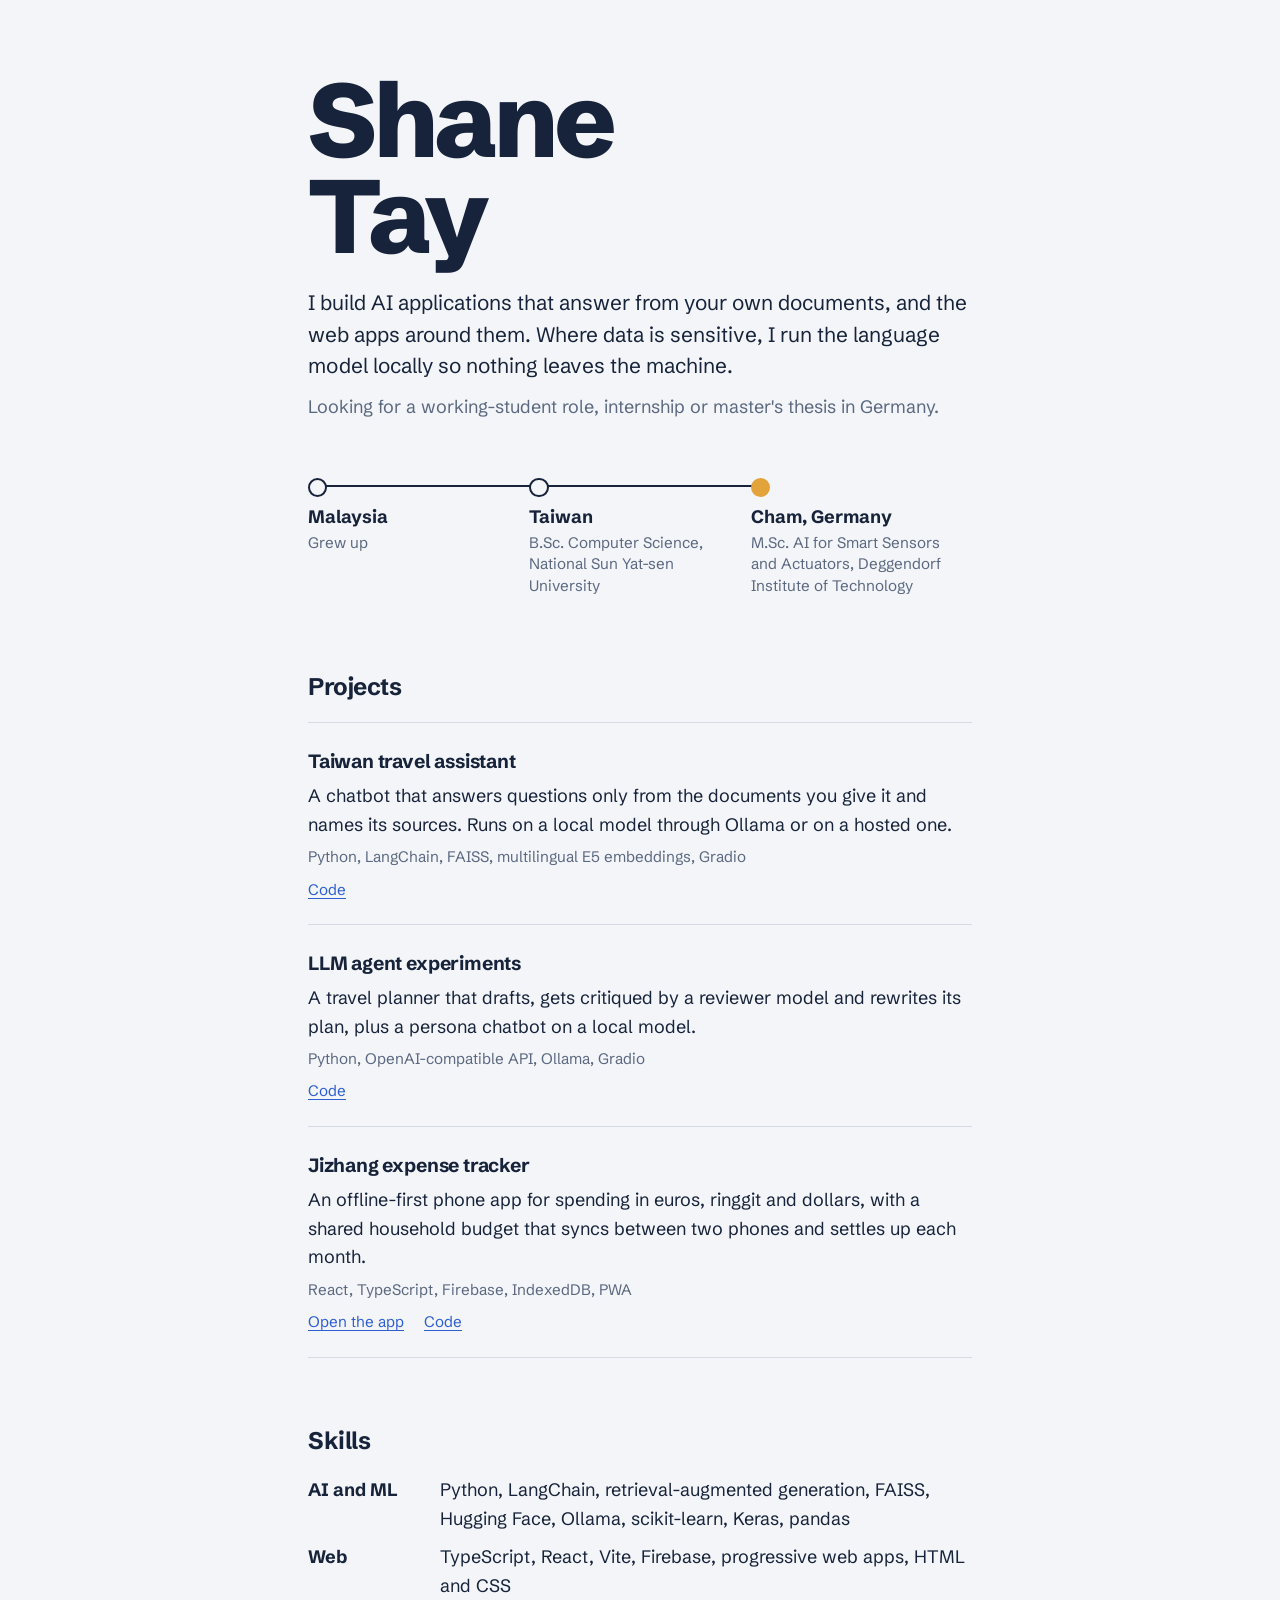
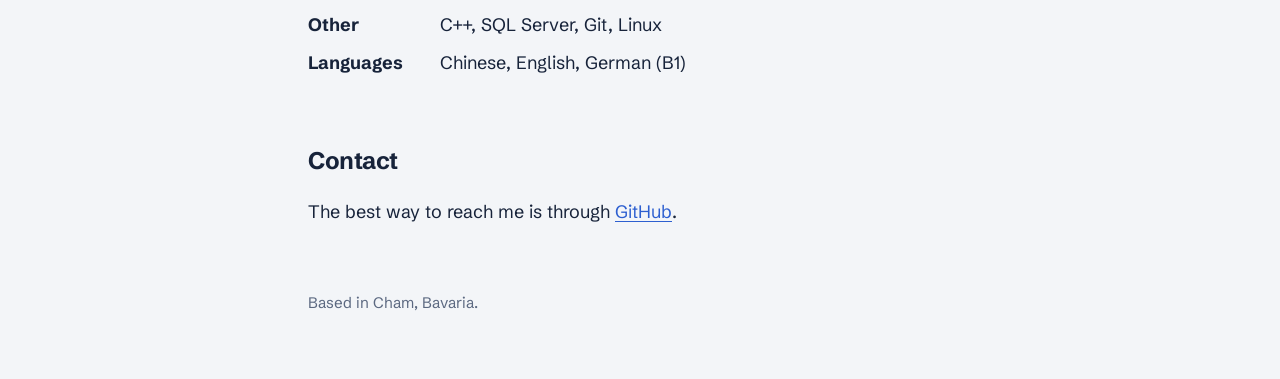
<file: index.html>
<!doctype html>
<html lang="en">
<head>
<meta charset="utf-8">
<meta name="viewport" content="width=device-width, initial-scale=1">
<title>Shane Tay · AI and software developer</title>
<meta name="description" content="Shane Tay, M.Sc. student in AI for Smart Sensors and Actuators at Deggendorf Institute of Technology (Cham). Builds RAG and local-LLM applications and web apps.">
<link rel="preconnect" href="https://fonts.googleapis.com">
<link rel="preconnect" href="https://fonts.gstatic.com" crossorigin>
<link href="https://fonts.googleapis.com/css2?family=Schibsted+Grotesk:wght@400;500;700;800&display=swap" rel="stylesheet">
<style>
  :root {
    --paper: #F3F5F8;
    --ink: #17233A;
    --muted: #5B6880;
    --rule: #D5DBE5;
    --link: #2D5FD0;
    --marigold: #E3A33B;
    color-scheme: light dark;
  }
  @media (prefers-color-scheme: dark) {
    :root {
      --paper: #121A2A;
      --ink: #E7ECF4;
      --muted: #9AA6BA;
      --rule: #2A3650;
      --link: #8DB0FF;
      --marigold: #F0B65A;
    }
  }
  * { box-sizing: border-box; }
  html { -webkit-text-size-adjust: 100%; }
  body {
    margin: 0;
    background: var(--paper);
    color: var(--ink);
    font: 400 1.125rem/1.6 "Schibsted Grotesk", system-ui, sans-serif;
  }
  main { max-width: 44rem; margin: 0 auto; padding: 4.5rem 1.25rem 4rem; }
  a { color: var(--link); text-underline-offset: 0.18em; text-decoration-thickness: 1px; }
  a:hover { text-decoration-thickness: 2px; }
  a:focus-visible { outline: 2px solid var(--link); outline-offset: 3px; border-radius: 2px; }

  h1 {
    font-weight: 800;
    font-size: clamp(3.25rem, 12vw, 6.5rem);
    line-height: 0.92;
    letter-spacing: -0.045em;
    margin: 0 0 1.5rem;
  }
  .lede { font-size: 1.3rem; line-height: 1.5; max-width: 34em; margin: 0; }
  .lede + p { color: var(--muted); margin: 0.75rem 0 0; }

  /* The route: Malaysia -> Taiwan -> Cham */
  .route { list-style: none; padding: 0; margin: 3.5rem 0 4.5rem; display: grid; grid-template-columns: repeat(3, 1fr); position: relative; }
  .route::before {
    content: ""; position: absolute; left: 0.45rem; right: calc(33.333% - 0.45rem); top: 0.45rem;
    height: 2px; background: var(--ink); transform-origin: left; animation: draw 1.1s 0.2s cubic-bezier(.6,.1,.2,1) both;
  }
  .route li { position: relative; padding-top: 1.6rem; padding-right: 0.75rem; }
  .route li::before {
    content: ""; position: absolute; top: 0; left: 0; width: 0.95rem; height: 0.95rem; border-radius: 50%;
    background: var(--paper); border: 2px solid var(--ink);
  }
  .route li:last-child::before { background: var(--marigold); border-color: var(--marigold); }
  .route strong { display: block; font-weight: 700; }
  .route span { display: block; color: var(--muted); font-size: 0.95rem; line-height: 1.4; }
  @keyframes draw { from { transform: scaleX(0); } to { transform: scaleX(1); } }

  h2 { font-size: 1.5rem; font-weight: 700; letter-spacing: -0.02em; margin: 0 0 1rem; }
  section { margin-top: 4rem; }

  .project { border-top: 1px solid var(--rule); padding: 1.4rem 0; }
  .project:last-child { border-bottom: 1px solid var(--rule); }
  .project h3 { font-size: 1.2rem; font-weight: 700; margin: 0; letter-spacing: -0.01em; }
  .project h3 a { color: var(--ink); text-decoration: none; }
  .project h3 a:hover { text-decoration: underline; }
  .project p { margin: 0.35rem 0 0; }
  .project .stack { color: var(--muted); font-size: 0.95rem; }
  .project .links { margin-top: 0.5rem; font-size: 0.95rem; display: flex; gap: 1.25rem; flex-wrap: wrap; }

  dl { margin: 0; display: grid; grid-template-columns: 7rem 1fr; gap: 0.6rem 1.25rem; }
  dt { font-weight: 700; }
  dd { margin: 0; }

  footer { margin-top: 4rem; color: var(--muted); font-size: 0.95rem; }

  @media (max-width: 34rem) {
    main { padding-top: 3rem; }
    .route { grid-template-columns: 1fr; gap: 1.25rem; }
    .route::before { left: 0.42rem; right: auto; top: 0.45rem; bottom: 2.2rem; width: 2px; height: auto; transform-origin: top; animation-name: drawY; }
    .route li { padding: 0 0 0 1.9rem; }
    .route li::before { z-index: 1; }
    .route li:last-child::after { content: ""; position: absolute; left: 0; top: 0.5rem; bottom: -2.5rem; width: 1rem; background: var(--paper); }
    dl { grid-template-columns: 1fr; gap: 0.15rem; }
    dd { margin-bottom: 0.75rem; }
  }
  @keyframes drawY { from { transform: scaleY(0); } to { transform: scaleY(1); } }
  @media (prefers-reduced-motion: reduce) { .route::before { animation: none; } }
</style>
</head>
<body>
<main>
  <header>
    <h1>Shane<br>Tay</h1>
    <p class="lede">I build AI applications that answer from your own documents, and the web apps around them. Where data is sensitive, I run the language model locally so nothing leaves the machine.</p>
    <p>Looking for a working-student role, internship or master's thesis in Germany.</p>
  </header>

  <ol class="route" aria-label="Background">
    <li><strong>Malaysia</strong><span>Grew up</span></li>
    <li><strong>Taiwan</strong><span>B.Sc. Computer Science, National Sun Yat-sen University</span></li>
    <li><strong>Cham, Germany</strong><span>M.Sc. AI for Smart Sensors and Actuators, Deggendorf Institute of Technology</span></li>
  </ol>

  <section aria-labelledby="projects">
    <h2 id="projects">Projects</h2>

    <article class="project">
      <h3><a href="https://github.com/shanetcy/taiwan-travel-rag">Taiwan travel assistant</a></h3>
      <p>A chatbot that answers questions only from the documents you give it and names its sources. Runs on a local model through Ollama or on a hosted one.</p>
      <p class="stack">Python, LangChain, FAISS, multilingual E5 embeddings, Gradio</p>
      <div class="links"><a href="https://github.com/shanetcy/taiwan-travel-rag">Code</a></div>
    </article>

    <article class="project">
      <h3><a href="https://github.com/shanetcy/llm-agent-experiments">LLM agent experiments</a></h3>
      <p>A travel planner that drafts, gets critiqued by a reviewer model and rewrites its plan, plus a persona chatbot on a local model.</p>
      <p class="stack">Python, OpenAI-compatible API, Ollama, Gradio</p>
      <div class="links"><a href="https://github.com/shanetcy/llm-agent-experiments">Code</a></div>
    </article>

    <article class="project">
      <h3><a href="https://github.com/shanetcy/jizhang">Jizhang expense tracker</a></h3>
      <p>An offline-first phone app for spending in euros, ringgit and dollars, with a shared household budget that syncs between two phones and settles up each month.</p>
      <p class="stack">React, TypeScript, Firebase, IndexedDB, PWA</p>
      <div class="links"><a href="https://shanetcy.github.io/jizhang/">Open the app</a><a href="https://github.com/shanetcy/jizhang">Code</a></div>
    </article>

  </section>

  <section aria-labelledby="skills">
    <h2 id="skills">Skills</h2>
    <dl>
      <dt>AI and ML</dt><dd>Python, LangChain, retrieval-augmented generation, FAISS, Hugging Face, Ollama, scikit-learn, Keras, pandas</dd>
      <dt>Web</dt><dd>TypeScript, React, Vite, Firebase, progressive web apps, HTML and CSS</dd>
      <dt>Other</dt><dd>C++, SQL Server, Git, Linux</dd>
      <dt>Languages</dt><dd>Chinese, English, German (B1)</dd>
    </dl>
  </section>

  <section aria-labelledby="contact">
    <h2 id="contact">Contact</h2>
    <p>The best way to reach me is through <a href="https://github.com/shanetcy">GitHub</a>.</p>
    <!-- Add your email or LinkedIn here, e.g. <a href="mailto:you@example.com">you@example.com</a> -->
  </section>

  <footer>Based in Cham, Bavaria.</footer>
</main>
</body>
</html>
</file>
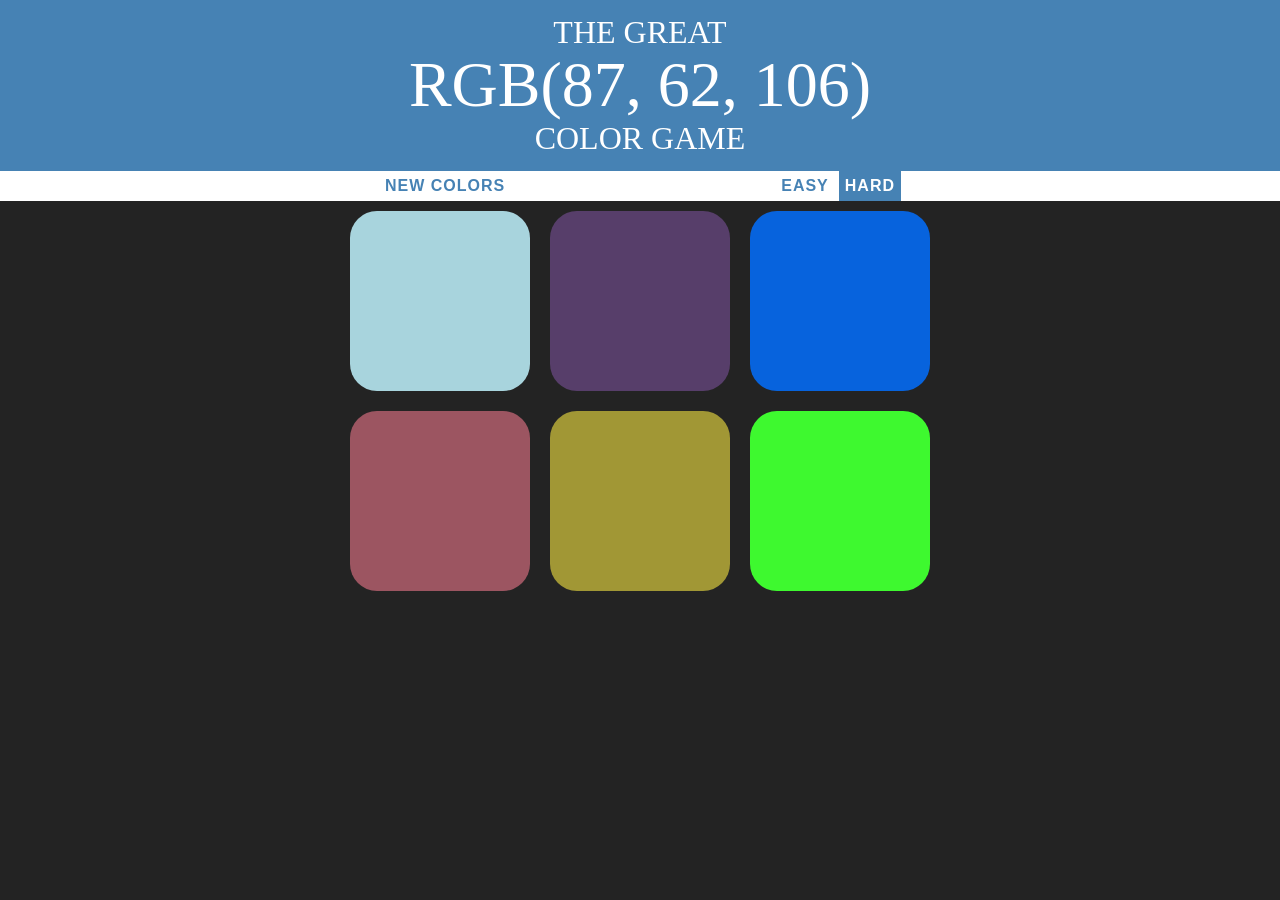
<file: colorGame.html>
<!DOCTYPE html>
<html>

<head>
	<title>Color Game</title>
	<link rel="stylesheet" type="text/css" href="colorGame.css">
</head>

<body>
	<h1>
		The Great
		<br><span id="colorDisplay">RGB</span>
		<br>Color Game</h1>

	</h1>
	<div id="stripe">
		<button id="reset">New Colors</button>
		<span id="messageDisplay"></span>
		<button id="easyBtn">Easy</button>
		<button id="hardBtn" class="selected">Hard</button>
	</div>
	<div id="container">
		<div class="square"></div>
		<div class="square"></div>
		<div class="square"></div>
		<div class="square"></div>
		<div class="square"></div>
		<div class="square"></div>
	</div>

	<script type="text/javascript" src="colorGame.js"></script>
</body>

</html>
</file>
<file: colorGame.css>
body {
	background-color: rgb(35, 35, 35);
	margin: 0px;
	font-family: 'Times New Roman', Times, serif;
}

.square {
	width: 30%;
	background-color: purple;
	padding-top: 30%;
	float: left;
	margin: 1.66%;
	border-radius: 15%;
	transition: background 0.6s;
}

#container {
	margin: 0px auto;
	max-width: 600px;
}

h1 {
	color: white;
	text-align: center;
	background: steelblue;
	margin: 0px;
	line-height: 1.1;
	font-weight: normal;
	text-transform: uppercase;
	padding: 15px 0;
}

#messageDisplay {
	color: black;
	display: inline-block;
	width: 20%
}

#stripe {
	background: white;
	height: 30px;
	text-align: center;
	color: black;
}

.selected {
	background:steelblue;
	color: white;
}

#colorDisplay {
	font-size: 200%;
}

button{
	border: none;
	background: none;
	height: 100%;
	text-transform: uppercase;
	font-weight: 700;
	color: steelblue;
	letter-spacing: 1px;
	font-size: inherit;
	transition: background 1s;

}

button:hover{
	color: white;
	background: steelblue;
}
</file>
